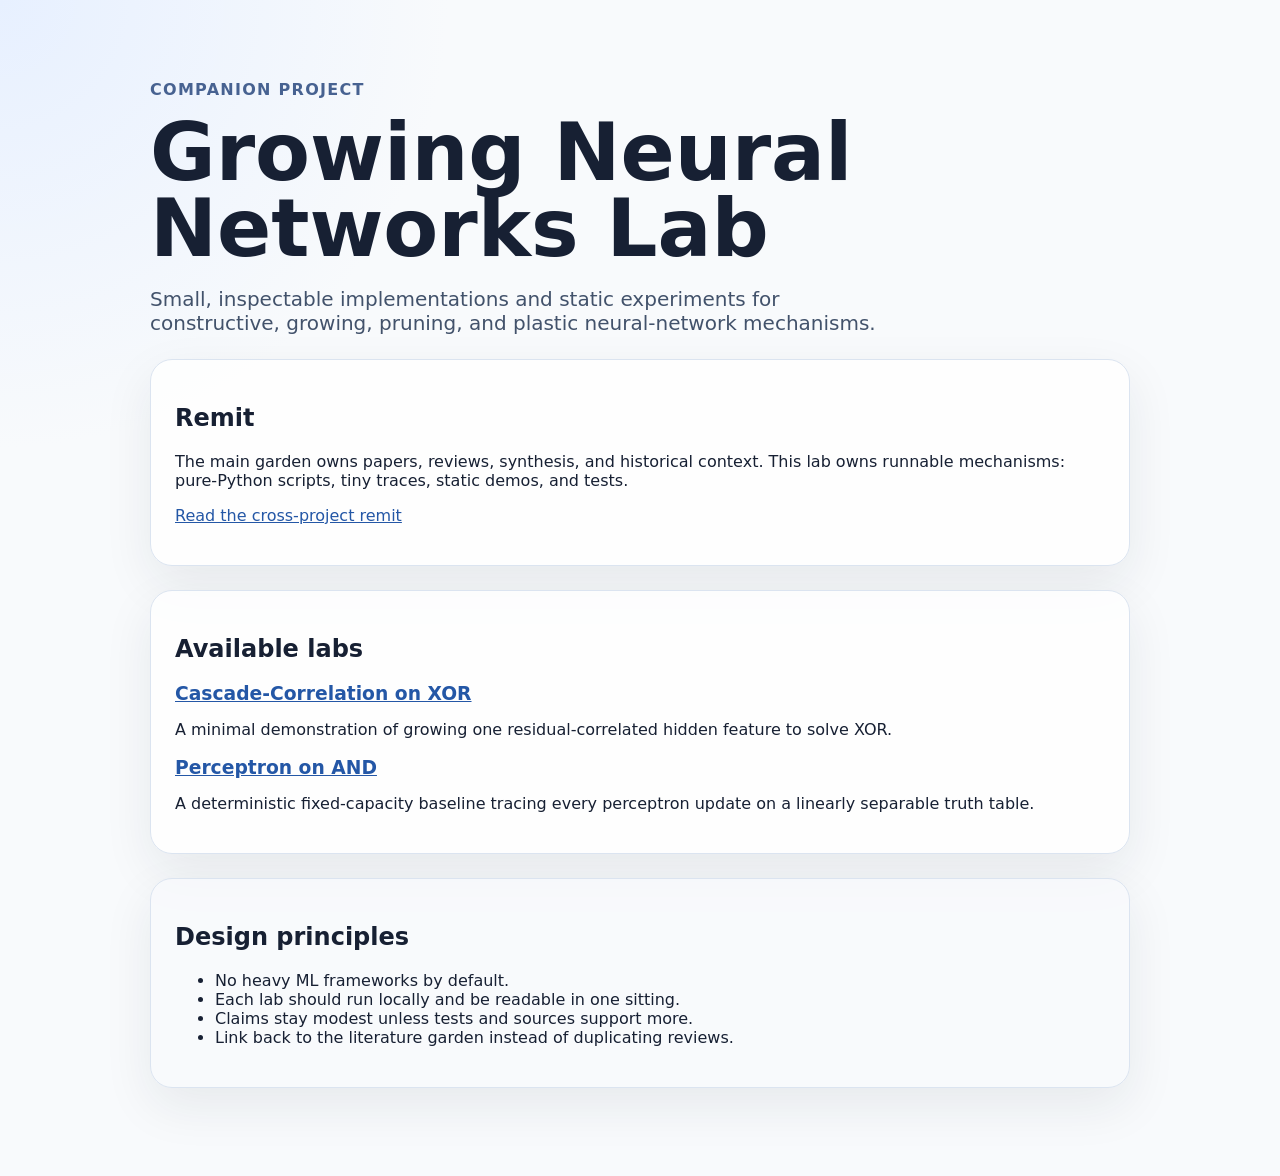
<file: index.html>
<!doctype html>
<html lang="en">
<head>
  <meta charset="utf-8">
  <meta name="viewport" content="width=device-width, initial-scale=1">
  <title>Growing Neural Networks Lab</title>
  <link rel="stylesheet" href="styles.css">
</head>
<body>
  <main class="shell">
    <p class="eyebrow">Companion project</p>
    <h1>Growing Neural Networks Lab</h1>
    <p class="lede">Small, inspectable implementations and static experiments for constructive, growing, pruning, and plastic neural-network mechanisms.</p>

    <section class="card">
      <h2>Remit</h2>
      <p>The main garden owns papers, reviews, synthesis, and historical context. This lab owns runnable mechanisms: pure-Python scripts, tiny traces, static demos, and tests.</p>
      <p><a href="docs/remit.md">Read the cross-project remit</a></p>
    </section>

    <section class="card">
      <h2>Available labs</h2>
      <article class="lab-link">
        <h3><a href="labs/cascade-correlation-xor/index.html">Cascade-Correlation on XOR</a></h3>
        <p>A minimal demonstration of growing one residual-correlated hidden feature to solve XOR.</p>
      </article>
      <article class="lab-link">
        <h3><a href="labs/perceptron-and/index.html">Perceptron on AND</a></h3>
        <p>A deterministic fixed-capacity baseline tracing every perceptron update on a linearly separable truth table.</p>
      </article>
    </section>

    <section class="card subtle">
      <h2>Design principles</h2>
      <ul>
        <li>No heavy ML frameworks by default.</li>
        <li>Each lab should run locally and be readable in one sitting.</li>
        <li>Claims stay modest unless tests and sources support more.</li>
        <li>Link back to the literature garden instead of duplicating reviews.</li>
      </ul>
    </section>
  </main>
</body>
</html>
</file>
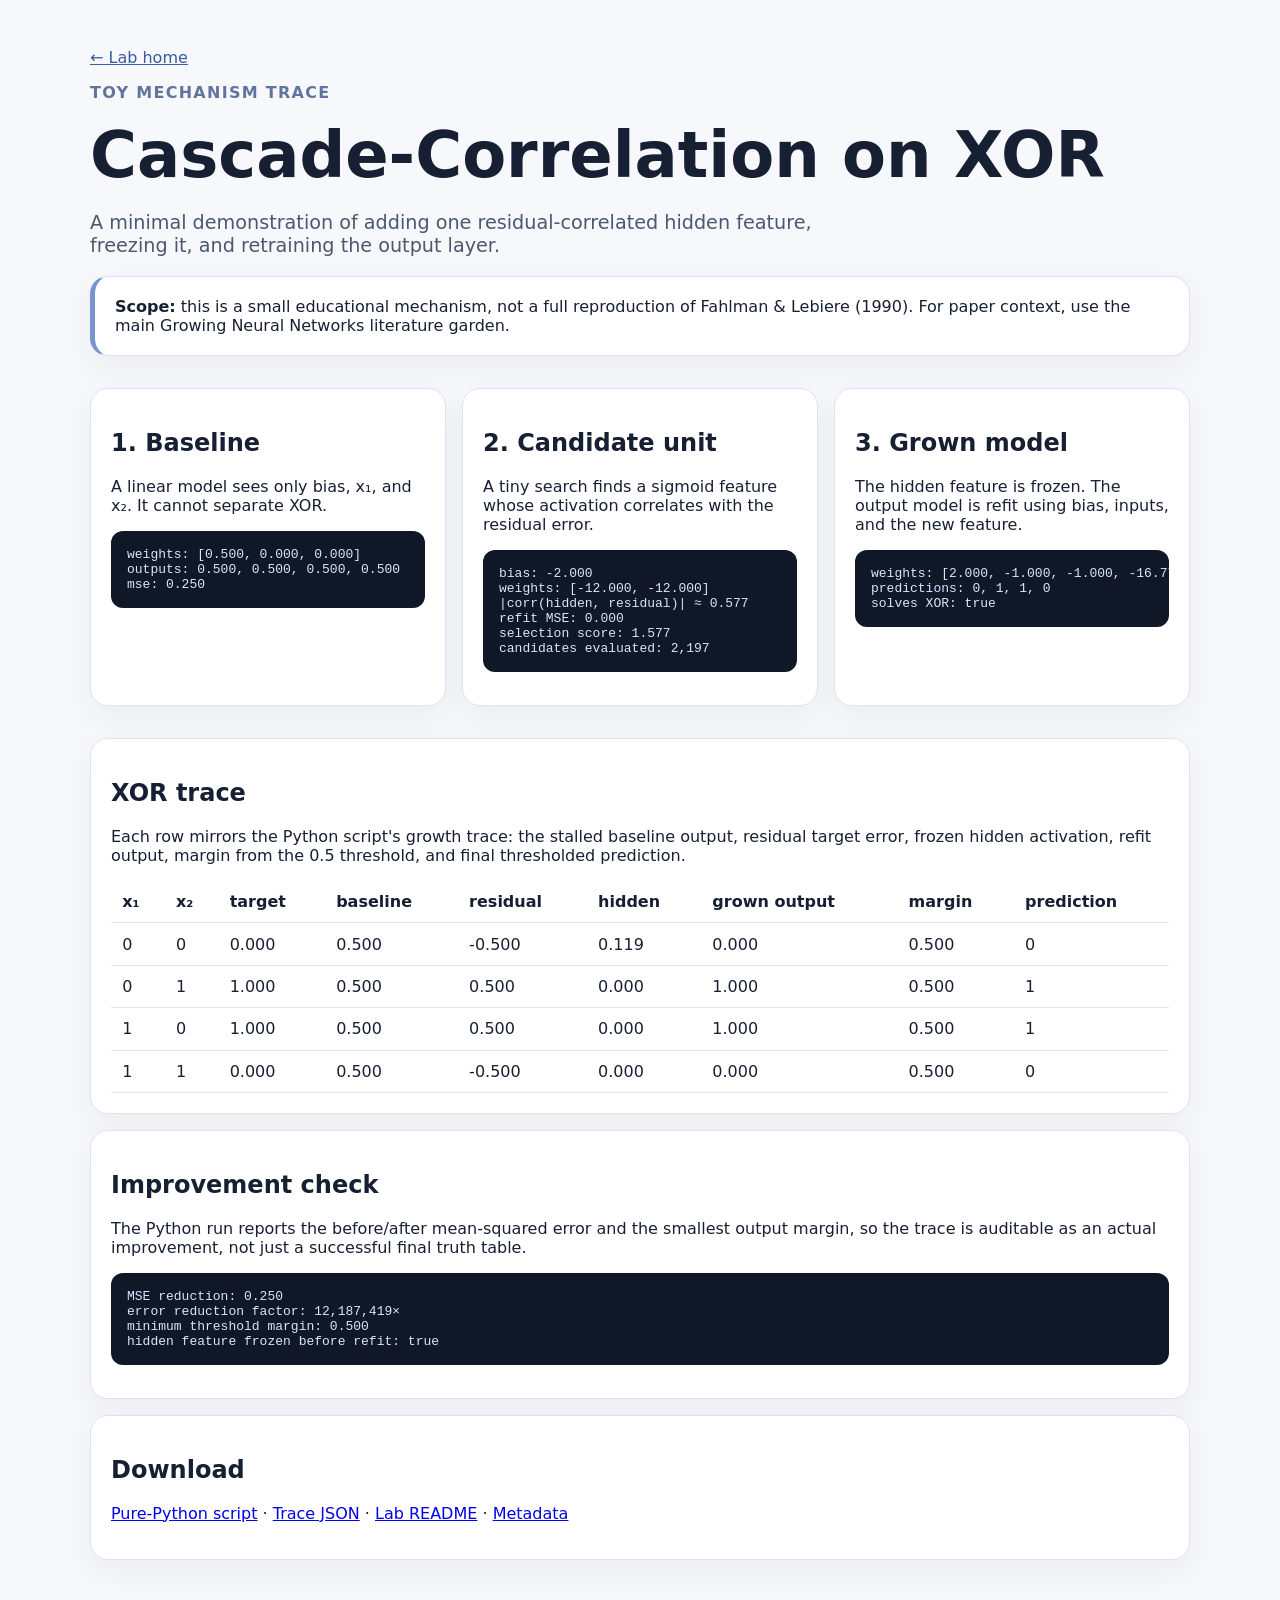
<file: labs/cascade-correlation-xor/index.html>
<!doctype html>
<html lang="en">
<head>
  <meta charset="utf-8">
  <meta name="viewport" content="width=device-width, initial-scale=1">
  <title>Cascade-Correlation on XOR</title>
  <link rel="stylesheet" href="styles.css">
</head>
<body>
  <main class="lab">
    <nav><a href="../../index.html">← Lab home</a></nav>
    <p class="eyebrow">Toy mechanism trace</p>
    <h1>Cascade-Correlation on XOR</h1>
    <p class="lede">A minimal demonstration of adding one residual-correlated hidden feature, freezing it, and retraining the output layer.</p>

    <section class="panel warning">
      <strong>Scope:</strong> this is a small educational mechanism, not a full reproduction of Fahlman & Lebiere (1990). For paper context, use the main Growing Neural Networks literature garden.
    </section>

    <section class="grid">
      <div class="panel">
        <h2>1. Baseline</h2>
        <p>A linear model sees only bias, x₁, and x₂. It cannot separate XOR.</p>
        <pre id="baseline"></pre>
      </div>
      <div class="panel">
        <h2>2. Candidate unit</h2>
        <p>A tiny search finds a sigmoid feature whose activation correlates with the residual error.</p>
        <pre id="candidate"></pre>
      </div>
      <div class="panel">
        <h2>3. Grown model</h2>
        <p>The hidden feature is frozen. The output model is refit using bias, inputs, and the new feature.</p>
        <pre id="grown"></pre>
      </div>
    </section>

    <section class="panel">
      <h2>XOR trace</h2>
      <p>Each row mirrors the Python script's growth trace: the stalled baseline output, residual target error, frozen hidden activation, refit output, margin from the 0.5 threshold, and final thresholded prediction.</p>
      <table>
        <thead><tr><th>x₁</th><th>x₂</th><th>target</th><th>baseline</th><th>residual</th><th>hidden</th><th>grown output</th><th>margin</th><th>prediction</th></tr></thead>
        <tbody id="trace"></tbody>
      </table>
    </section>

    <section class="panel">
      <h2>Improvement check</h2>
      <p>The Python run reports the before/after mean-squared error and the smallest output margin, so the trace is auditable as an actual improvement, not just a successful final truth table.</p>
      <pre id="comparison"></pre>
    </section>

    <section class="panel">
      <h2>Download</h2>
      <p><a href="cascade_correlation_xor.py">Pure-Python script</a> · <a href="trace.json">Trace JSON</a> · <a href="README.md">Lab README</a> · <a href="experiment.json">Metadata</a></p>
    </section>
  </main>
  <script src="demo.js"></script>
</body>
</html>
</file>
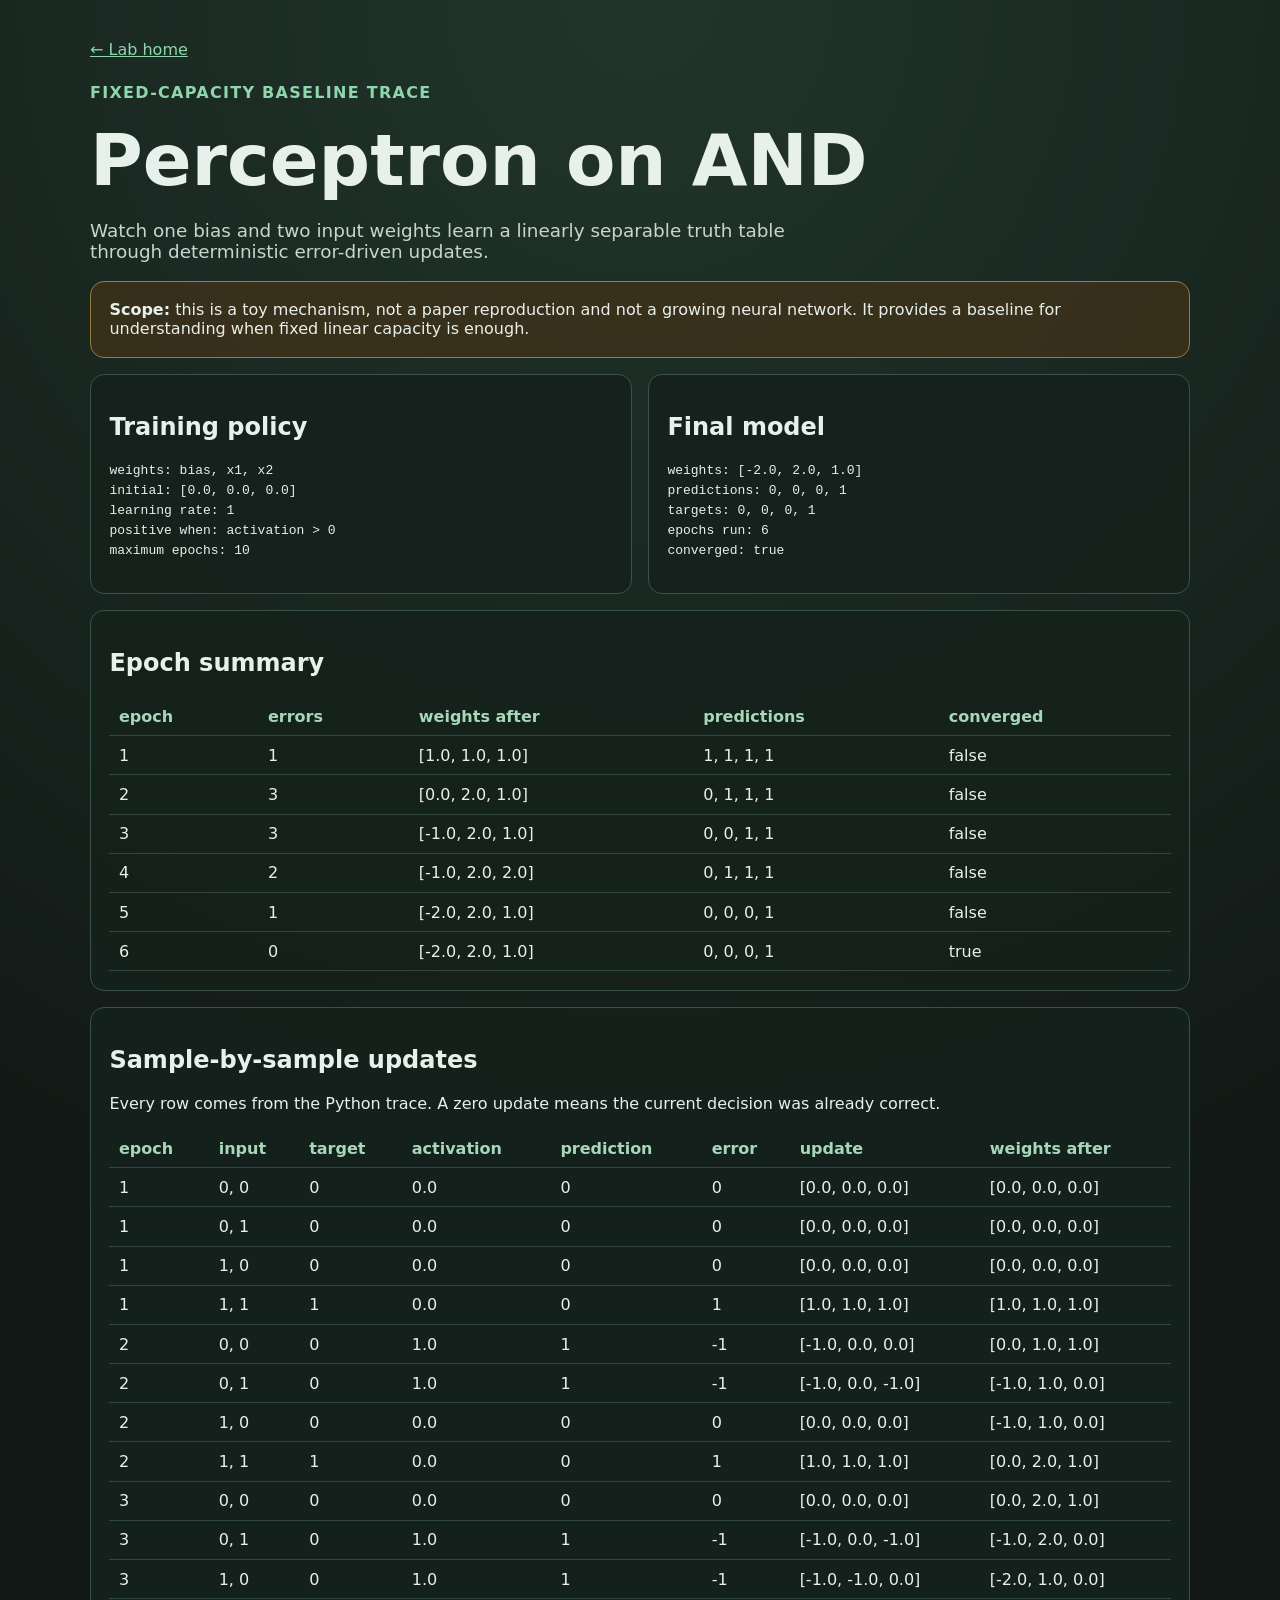
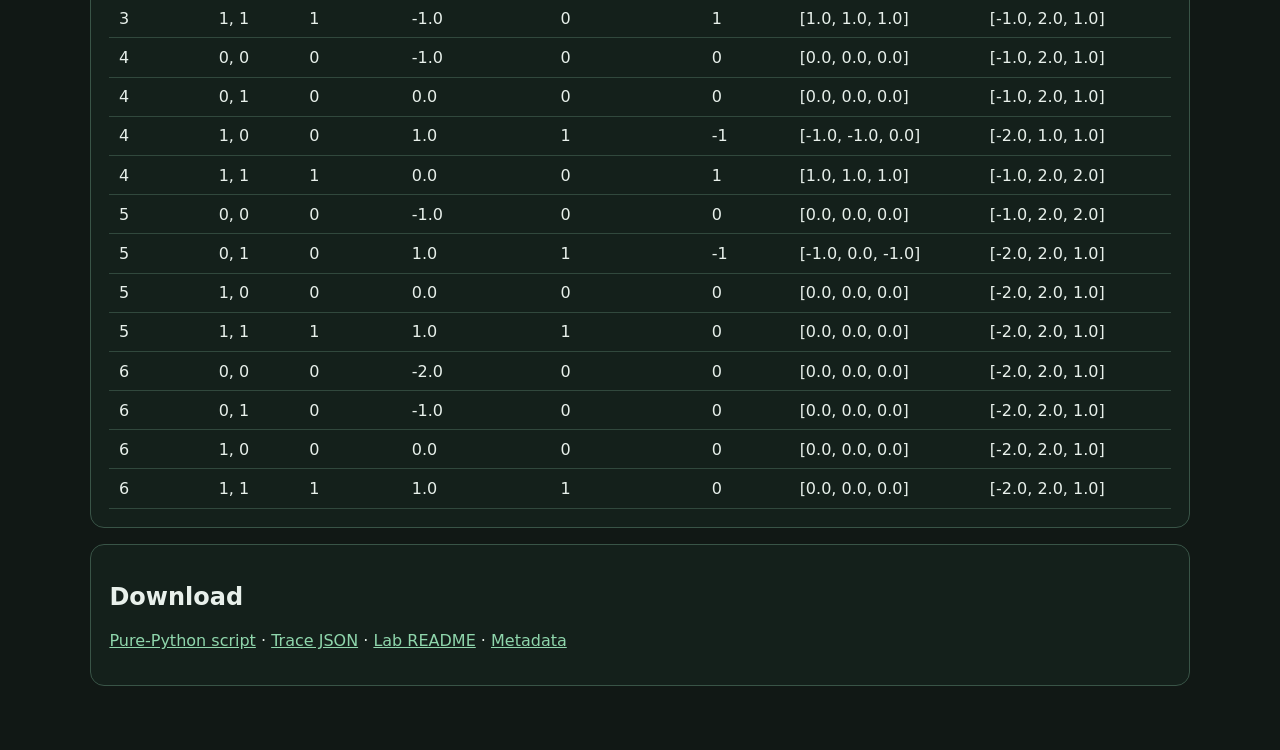
<file: labs/perceptron-and/index.html>
<!doctype html>
<html lang="en">
<head>
  <meta charset="utf-8">
  <meta name="viewport" content="width=device-width, initial-scale=1">
  <title>Perceptron on AND</title>
  <link rel="stylesheet" href="styles.css">
</head>
<body>
  <main class="lab">
    <nav><a href="../../index.html">← Lab home</a></nav>
    <p class="eyebrow">Fixed-capacity baseline trace</p>
    <h1>Perceptron on AND</h1>
    <p class="lede">Watch one bias and two input weights learn a linearly separable truth table through deterministic error-driven updates.</p>

    <section class="panel warning">
      <strong>Scope:</strong> this is a toy mechanism, not a paper reproduction and not a growing neural network. It provides a baseline for understanding when fixed linear capacity is enough.
    </section>

    <section class="grid">
      <div class="panel">
        <h2>Training policy</h2>
        <pre id="policy">Loading trace…</pre>
      </div>
      <div class="panel">
        <h2>Final model</h2>
        <pre id="final">Loading trace…</pre>
      </div>
    </section>

    <section class="panel">
      <h2>Epoch summary</h2>
      <table>
        <thead><tr><th>epoch</th><th>errors</th><th>weights after</th><th>predictions</th><th>converged</th></tr></thead>
        <tbody id="epochs"></tbody>
      </table>
    </section>

    <section class="panel">
      <h2>Sample-by-sample updates</h2>
      <p>Every row comes from the Python trace. A zero update means the current decision was already correct.</p>
      <table>
        <thead><tr><th>epoch</th><th>input</th><th>target</th><th>activation</th><th>prediction</th><th>error</th><th>update</th><th>weights after</th></tr></thead>
        <tbody id="samples"></tbody>
      </table>
    </section>

    <section class="panel">
      <h2>Download</h2>
      <p><a href="perceptron_and.py">Pure-Python script</a> · <a href="trace.json">Trace JSON</a> · <a href="README.md">Lab README</a> · <a href="experiment.json">Metadata</a></p>
    </section>
  </main>
  <script src="demo.js"></script>
</body>
</html>
</file>
<file: styles.css>
body {
  margin: 0;
  font-family: Inter, ui-sans-serif, system-ui, -apple-system, BlinkMacSystemFont, "Segoe UI", sans-serif;
  background: radial-gradient(circle at top left, #e7f0ff, transparent 28rem), #f8fafc;
  color: #172033;
}
.shell {
  max-width: 980px;
  margin: 0 auto;
  padding: 4rem 1.25rem;
}
.eyebrow {
  color: #476291;
  font-weight: 700;
  letter-spacing: .08em;
  text-transform: uppercase;
}
h1 {
  font-size: clamp(2.4rem, 7vw, 5rem);
  line-height: .95;
  margin: 0 0 1rem;
}
.lede {
  max-width: 760px;
  font-size: 1.25rem;
  color: #42526b;
}
.card {
  background: rgba(255,255,255,.82);
  border: 1px solid #dbe4f0;
  border-radius: 22px;
  box-shadow: 0 18px 50px rgba(31, 41, 55, .08);
  margin: 1.5rem 0;
  padding: 1.5rem;
}
.card.subtle { background: rgba(248,250,252,.75); }
a { color: #2457a6; }
.lab-link h3 { margin-bottom: .25rem; }
</file>
<file: labs/cascade-correlation-xor/styles.css>
body {
  margin: 0;
  font-family: Inter, ui-sans-serif, system-ui, -apple-system, BlinkMacSystemFont, "Segoe UI", sans-serif;
  background: #f7f8fb;
  color: #172033;
}
.lab { max-width: 1100px; margin: 0 auto; padding: 3rem 1.25rem; }
nav a { color: #385c9f; }
.eyebrow { color: #60749c; font-weight: 700; letter-spacing: .08em; text-transform: uppercase; }
h1 { font-size: clamp(2rem, 6vw, 4rem); margin: .4rem 0; }
.lede { max-width: 760px; font-size: 1.2rem; color: #4b5870; }
.grid { display: grid; grid-template-columns: repeat(auto-fit, minmax(260px, 1fr)); gap: 1rem; }
.panel { background: white; border: 1px solid #dce3ef; border-radius: 18px; padding: 1.25rem; margin: 1rem 0; box-shadow: 0 10px 30px rgba(40,50,70,.06); }
.warning { border-left: 5px solid #7894cf; }
pre { background: #101827; color: #d7e5ff; padding: 1rem; border-radius: 12px; overflow: auto; }
table { width: 100%; border-collapse: collapse; }
th, td { text-align: left; border-bottom: 1px solid #e1e7f0; padding: .7rem; }
</file>
<file: labs/perceptron-and/styles.css>
:root {
  color-scheme: dark;
  font-family: Inter, ui-sans-serif, system-ui, sans-serif;
  background: #111815;
  color: #e8f0eb;
}

* { box-sizing: border-box; }
body { margin: 0; background: radial-gradient(circle at top, #21352c, #111815 55%); }
a { color: #8fd6ac; }
.lab { width: min(1100px, calc(100% - 2rem)); margin: 0 auto; padding: 2.5rem 0 4rem; }
.eyebrow { color: #8fd6ac; font-weight: 700; letter-spacing: .08em; text-transform: uppercase; }
h1 { font-size: clamp(2.2rem, 6vw, 4.5rem); margin: .25rem 0; }
.lede { color: #c7d6cc; font-size: 1.15rem; max-width: 760px; }
.grid { display: grid; grid-template-columns: repeat(auto-fit, minmax(280px, 1fr)); gap: 1rem; }
.panel { margin-top: 1rem; padding: 1.15rem; border: 1px solid #395447; border-radius: 14px; background: rgba(21, 33, 28, .92); overflow-x: auto; }
.warning { border-color: #987b3e; background: rgba(65, 50, 24, .75); }
pre { white-space: pre-wrap; line-height: 1.55; }
table { width: 100%; border-collapse: collapse; min-width: 680px; }
th, td { padding: .6rem; border-bottom: 1px solid #31483d; text-align: left; vertical-align: top; }
th { color: #a7d7b9; }
nav { margin-bottom: 1.5rem; }
</file>
